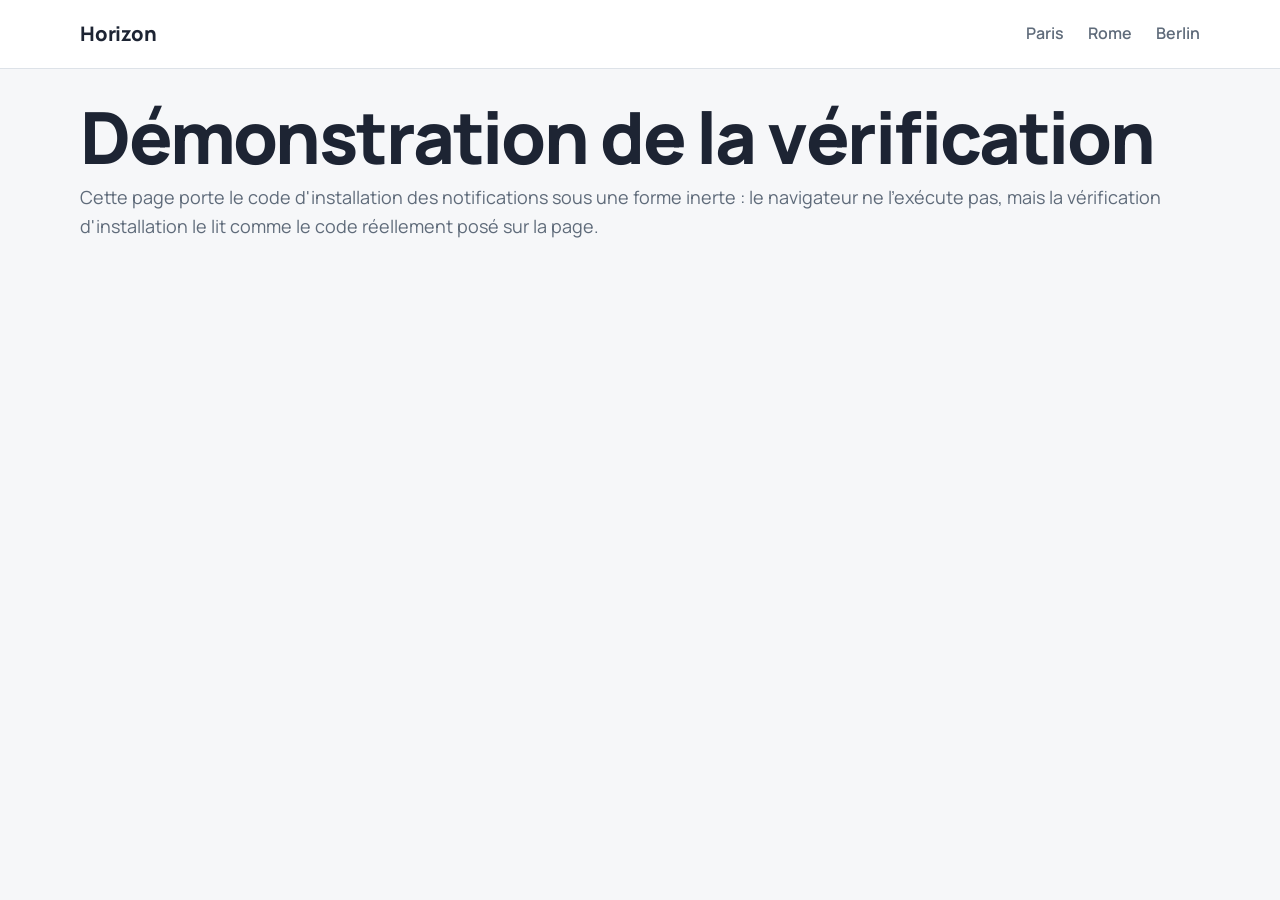
<file: demo/index.html>
<!DOCTYPE html>
<html lang="fr">
<head>
    <meta charset="utf-8">
    <title>Démonstration de la vérification - Horizon</title>
    <link rel="icon" href="/favicon.ico" sizes="48x48">
    <link rel="icon" href="/favicon.svg" type="image/svg+xml">
    <meta name="viewport" content="width=device-width, initial-scale=1">
    <meta name="robots" content="noindex">
    <link rel="preconnect" href="https://fonts.googleapis.com">
    <link rel="preconnect" href="https://fonts.gstatic.com" crossorigin>
    <link rel="stylesheet" href="https://fonts.googleapis.com/css2?family=Manrope:wght@400;600;700;800&display=swap">
    <link rel="stylesheet" href="/assets/site.css">

    <!-- Inert copy of the installation code (type text/plain): the browser runs nothing and
         subscribes no one, while the setup check still reads it as the installed tag. -->
    <script type="text/plain" src="https://nhntamepba.a.pinggy.link/sdk/webpush/v1/AIB.sdk.js" data-aib-token="88d9bcc22c42cdf447a88e2aa577399e854687950d2378d8c758be97c197f1d1" data-aib-subscriber-id="" data-sw-path="/demo/AIBSDKWorker.js" data-sw-scope="/demo/" charset="utf-8" defer></script>
</head>
<body>
<header class="site-header">
    <div class="wrap">
        <a class="brand" href="/">Horizon</a>
        <nav class="site-nav" aria-label="Nos centres">
            <ul>
                <li><a href="/paris/">Paris</a></li>
                <li><a href="/rome/">Rome</a></li>
                <li><a href="/berlin/">Berlin</a></li>
            </ul>
        </nav>
    </div>
</header>

<main>
    <div class="wrap city-title">
        <h1>Démonstration de la vérification</h1>
        <p>
            Cette page porte le code d'installation des notifications sous une forme inerte : le
            navigateur ne l'exécute pas, mais la vérification d'installation le lit comme le code
            réellement posé sur la page.
        </p>
    </div>
</main>
</body>
</html>
</file>
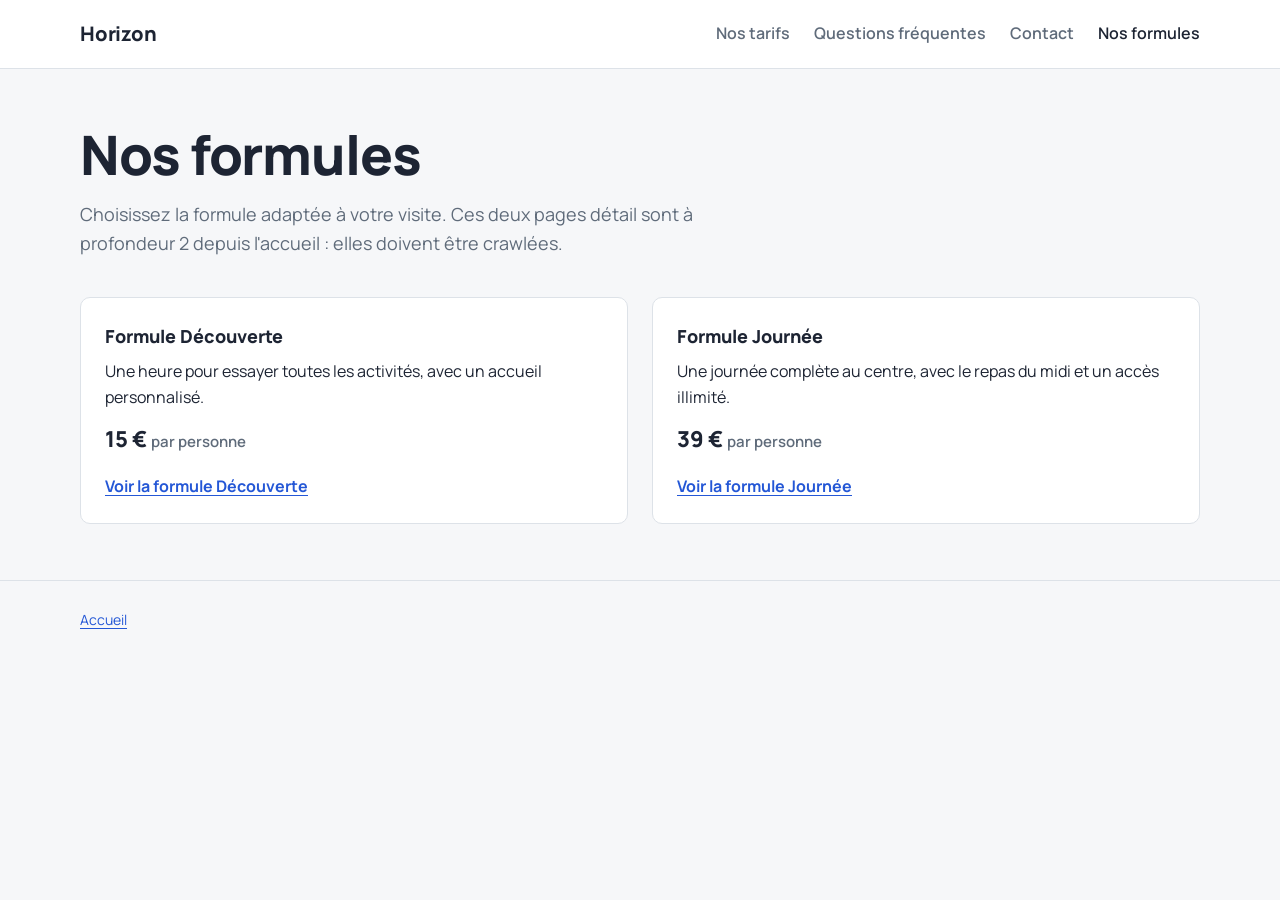
<file: produits/index.html>
<!DOCTYPE html>
<html lang="fr">
<head>
    <meta charset="utf-8">
    <title>Nos formules - Horizon</title>
    <link rel="icon" href="/favicon.ico" sizes="48x48">
    <link rel="icon" href="/favicon.svg" type="image/svg+xml">
    <link rel="apple-touch-icon" href="/apple-touch-icon.png">
    <meta name="description" content="Les formules des centres de loisirs Horizon : Découverte et Journée.">
    <meta name="viewport" content="width=device-width, initial-scale=1">
    <link rel="preconnect" href="https://fonts.googleapis.com">
    <link rel="preconnect" href="https://fonts.gstatic.com" crossorigin>
    <link rel="stylesheet" href="https://fonts.googleapis.com/css2?family=Manrope:wght@400;600;700;800&display=swap">
    <link rel="stylesheet" href="/assets/site.css">
    <script src="https://app.allinbox.com/sdk/chatbot/v1/AIB.sdk.js" data-aib-chatbot-key="cbk_gejkbjx2agtnqrdwcpopzkck" defer></script>
</head>
<body>
<header class="site-header">
    <div class="wrap">
        <a class="brand" href="/">Horizon</a>
        <nav class="site-nav" aria-label="Navigation principale">
            <ul>
                <li><a href="/tarifs.html">Nos tarifs</a></li>
                <li><a href="/faq.html">Questions fréquentes</a></li>
                <li><a href="/contact.html">Contact</a></li>
                <li><a href="/produits/" aria-current="page">Nos formules</a></li>
            </ul>
        </nav>
    </div>
</header>

<main>
    <div class="wrap intro">
        <h1>Nos formules</h1>
        <p>
            Choisissez la formule adaptée à votre visite. Ces deux pages détail sont à
            profondeur 2 depuis l'accueil : elles doivent être crawlées.
        </p>
    </div>

    <div class="wrap page-body">
        <div class="card-grid">
            <section class="card">
                <h2>Formule Découverte</h2>
                <p>Une heure pour essayer toutes les activités, avec un accueil personnalisé.</p>
                <p class="offer-price">15 € <small>par personne</small></p>
                <a class="card-link" href="/produits/produit-a.html">Voir la formule Découverte</a>
            </section>
            <section class="card">
                <h2>Formule Journée</h2>
                <p>Une journée complète au centre, avec le repas du midi et un accès illimité.</p>
                <p class="offer-price">39 € <small>par personne</small></p>
                <a class="card-link" href="/produits/produit-b.html">Voir la formule Journée</a>
            </section>
        </div>
    </div>
</main>

<footer class="site-footer">
    <div class="wrap">
        <div class="links">
            <a href="/">Accueil</a>
        </div>
    </div>
</footer>
</body>
</html>
</file>
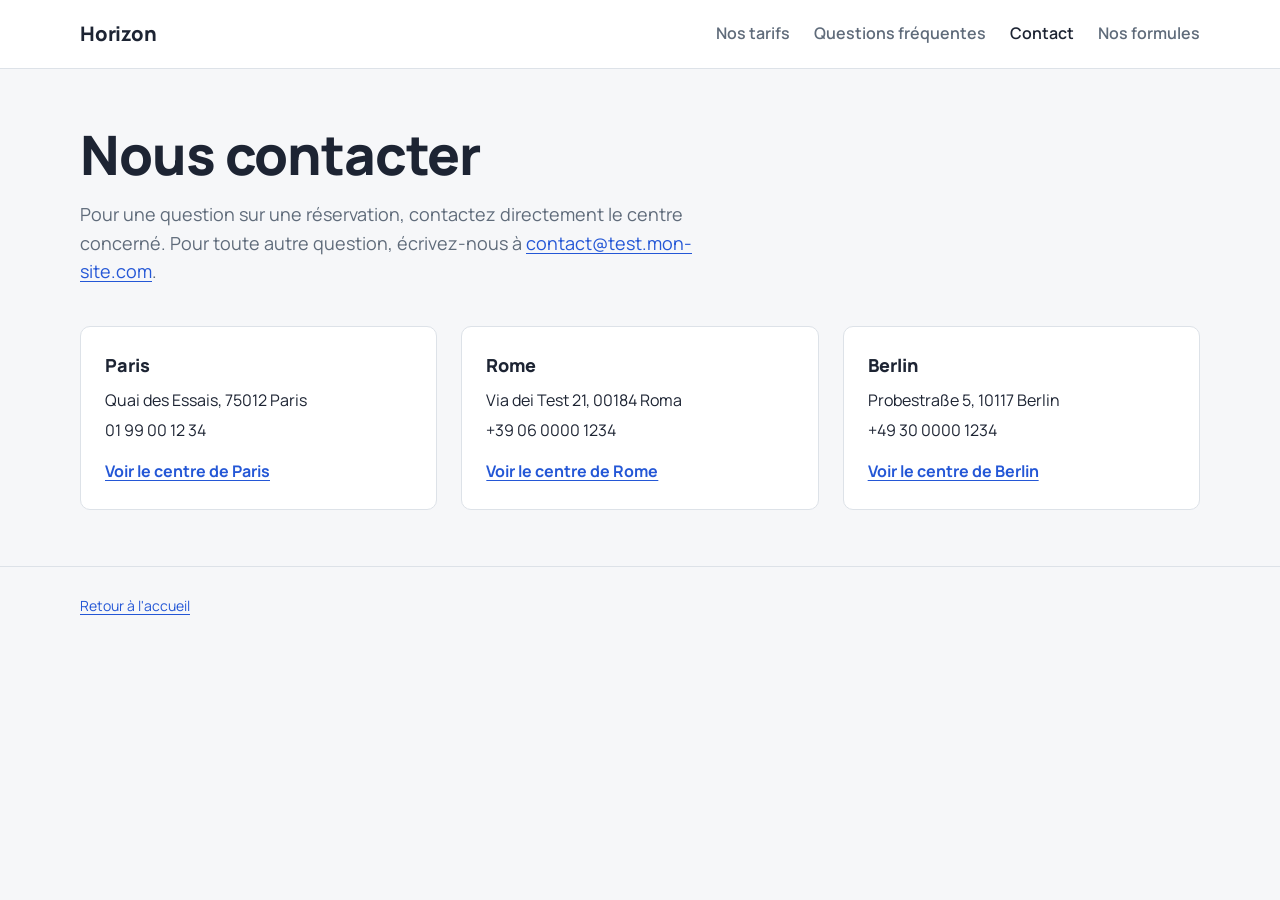
<file: contact.html>
<!DOCTYPE html>
<html lang="fr">
<head>
    <meta charset="utf-8">
    <title>Nous contacter - Horizon</title>
    <link rel="icon" href="/favicon.ico" sizes="48x48">
    <link rel="icon" href="/favicon.svg" type="image/svg+xml">
    <link rel="apple-touch-icon" href="/apple-touch-icon.png">
    <meta name="description" content="Les adresses et numéros des centres de loisirs Horizon à Paris, Rome et Berlin.">
    <meta name="viewport" content="width=device-width, initial-scale=1">
    <link rel="preconnect" href="https://fonts.googleapis.com">
    <link rel="preconnect" href="https://fonts.gstatic.com" crossorigin>
    <link rel="stylesheet" href="https://fonts.googleapis.com/css2?family=Manrope:wght@400;600;700;800&display=swap">
    <link rel="stylesheet" href="/assets/site.css">
    <script src="https://app.allinbox.com/sdk/chatbot/v1/AIB.sdk.js" data-aib-chatbot-key="cbk_gejkbjx2agtnqrdwcpopzkck" defer></script>
</head>
<body>
<header class="site-header">
    <div class="wrap">
        <a class="brand" href="/">Horizon</a>
        <nav class="site-nav" aria-label="Navigation principale">
            <ul>
                <li><a href="/tarifs.html">Nos tarifs</a></li>
                <li><a href="/faq.html">Questions fréquentes</a></li>
                <li><a href="/contact.html" aria-current="page">Contact</a></li>
                <li><a href="/produits/">Nos formules</a></li>
            </ul>
        </nav>
    </div>
</header>

<main>
    <div class="wrap intro">
        <h1>Nous contacter</h1>
        <p>
            Pour une question sur une réservation, contactez directement le centre concerné.
            Pour toute autre question, écrivez-nous à
            <a href="mailto:contact@test.mon-site.com">contact@test.mon-site.com</a>.
        </p>
    </div>

    <div class="wrap page-body">
        <div class="card-grid">
            <section class="card">
                <h2>Paris</h2>
                <p>Quai des Essais, 75012 Paris</p>
                <p>01 99 00 12 34</p>
                <a class="card-link" href="/paris/">Voir le centre de Paris</a>
            </section>
            <section class="card">
                <h2>Rome</h2>
                <p>Via dei Test 21, 00184 Roma</p>
                <p>+39 06 0000 1234</p>
                <a class="card-link" href="/rome/">Voir le centre de Rome</a>
            </section>
            <section class="card">
                <h2>Berlin</h2>
                <p>Probestraße 5, 10117 Berlin</p>
                <p>+49 30 0000 1234</p>
                <a class="card-link" href="/berlin/">Voir le centre de Berlin</a>
            </section>
        </div>
    </div>
</main>

<footer class="site-footer">
    <div class="wrap">
        <div class="links">
            <a href="/">Retour à l'accueil</a>
        </div>
    </div>
</footer>
</body>
</html>
</file>
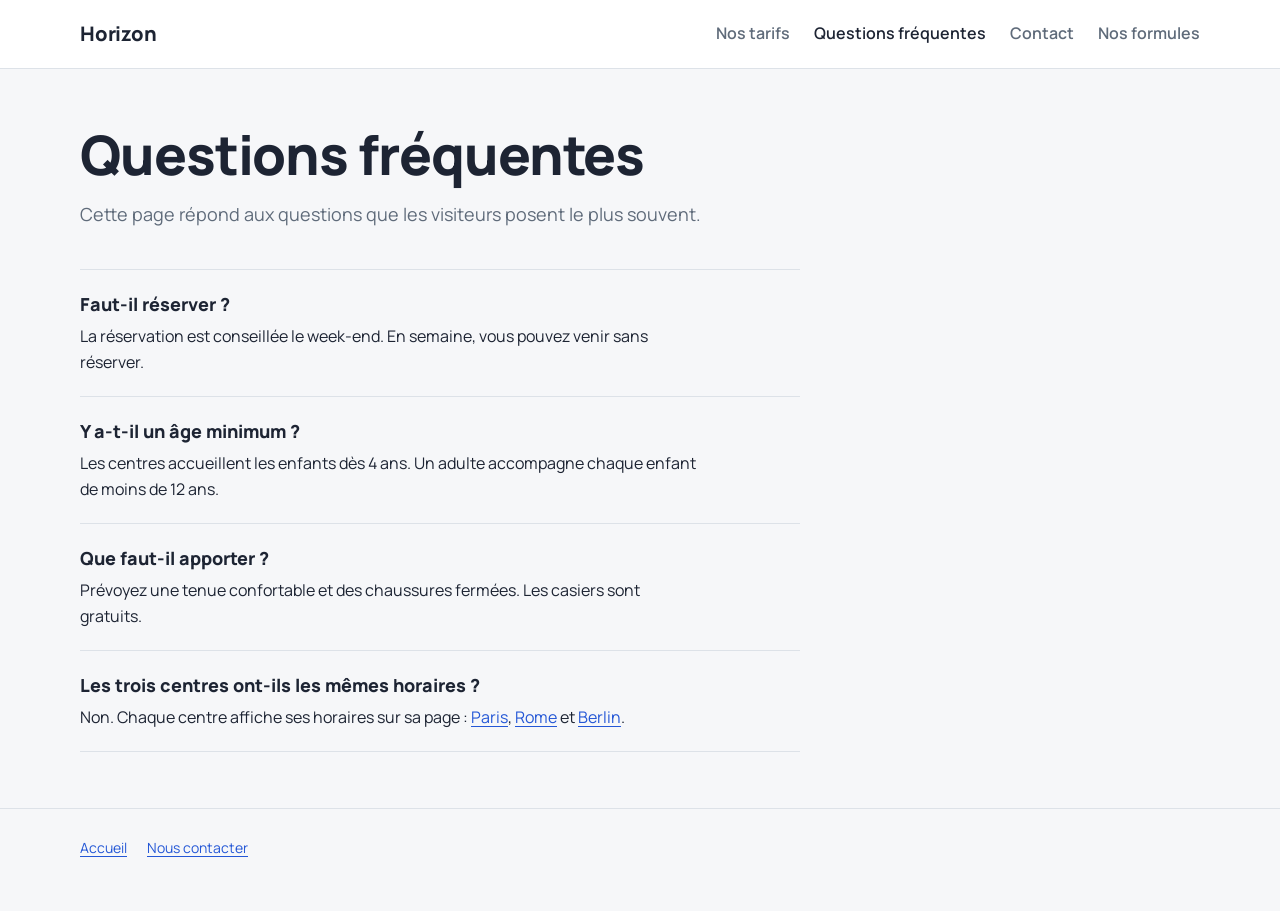
<file: faq.html>
<!DOCTYPE html>
<html lang="fr">
<head>
    <meta charset="utf-8">
    <title>Questions fréquentes - Horizon</title>
    <link rel="icon" href="/favicon.ico" sizes="48x48">
    <link rel="icon" href="/favicon.svg" type="image/svg+xml">
    <link rel="apple-touch-icon" href="/apple-touch-icon.png">
    <meta name="description" content="Les réponses aux questions fréquentes sur les centres de loisirs Horizon.">
    <meta name="viewport" content="width=device-width, initial-scale=1">
    <link rel="preconnect" href="https://fonts.googleapis.com">
    <link rel="preconnect" href="https://fonts.gstatic.com" crossorigin>
    <link rel="stylesheet" href="https://fonts.googleapis.com/css2?family=Manrope:wght@400;600;700;800&display=swap">
    <link rel="stylesheet" href="/assets/site.css">
    <script src="https://app.allinbox.com/sdk/chatbot/v1/AIB.sdk.js" data-aib-chatbot-key="cbk_gejkbjx2agtnqrdwcpopzkck" defer></script>
</head>
<body>
<header class="site-header">
    <div class="wrap">
        <a class="brand" href="/">Horizon</a>
        <nav class="site-nav" aria-label="Navigation principale">
            <ul>
                <li><a href="/tarifs.html">Nos tarifs</a></li>
                <li><a href="/faq.html" aria-current="page">Questions fréquentes</a></li>
                <li><a href="/contact.html">Contact</a></li>
                <li><a href="/produits/">Nos formules</a></li>
            </ul>
        </nav>
    </div>
</header>

<main>
    <div class="wrap intro">
        <h1>Questions fréquentes</h1>
        <p>Cette page répond aux questions que les visiteurs posent le plus souvent.</p>
    </div>

    <div class="wrap page-body">
        <div class="faq">
            <section>
                <h2>Faut-il réserver ?</h2>
                <p>
                    La réservation est conseillée le week-end. En semaine, vous pouvez venir
                    sans réserver.
                </p>
            </section>
            <section>
                <h2>Y a-t-il un âge minimum ?</h2>
                <p>
                    Les centres accueillent les enfants dès 4 ans. Un adulte accompagne chaque
                    enfant de moins de 12 ans.
                </p>
            </section>
            <section>
                <h2>Que faut-il apporter ?</h2>
                <p>
                    Prévoyez une tenue confortable et des chaussures fermées. Les casiers sont
                    gratuits.
                </p>
            </section>
            <section>
                <h2>Les trois centres ont-ils les mêmes horaires ?</h2>
                <p>
                    Non. Chaque centre affiche ses horaires sur sa page :
                    <a href="/paris/">Paris</a>, <a href="/rome/">Rome</a> et
                    <a href="/berlin/">Berlin</a>.
                </p>
            </section>
        </div>
    </div>
</main>

<footer class="site-footer">
    <div class="wrap">
        <div class="links">
            <a href="/">Accueil</a>
            <a href="/contact.html">Nous contacter</a>
        </div>
    </div>
</footer>
</body>
</html>
</file>
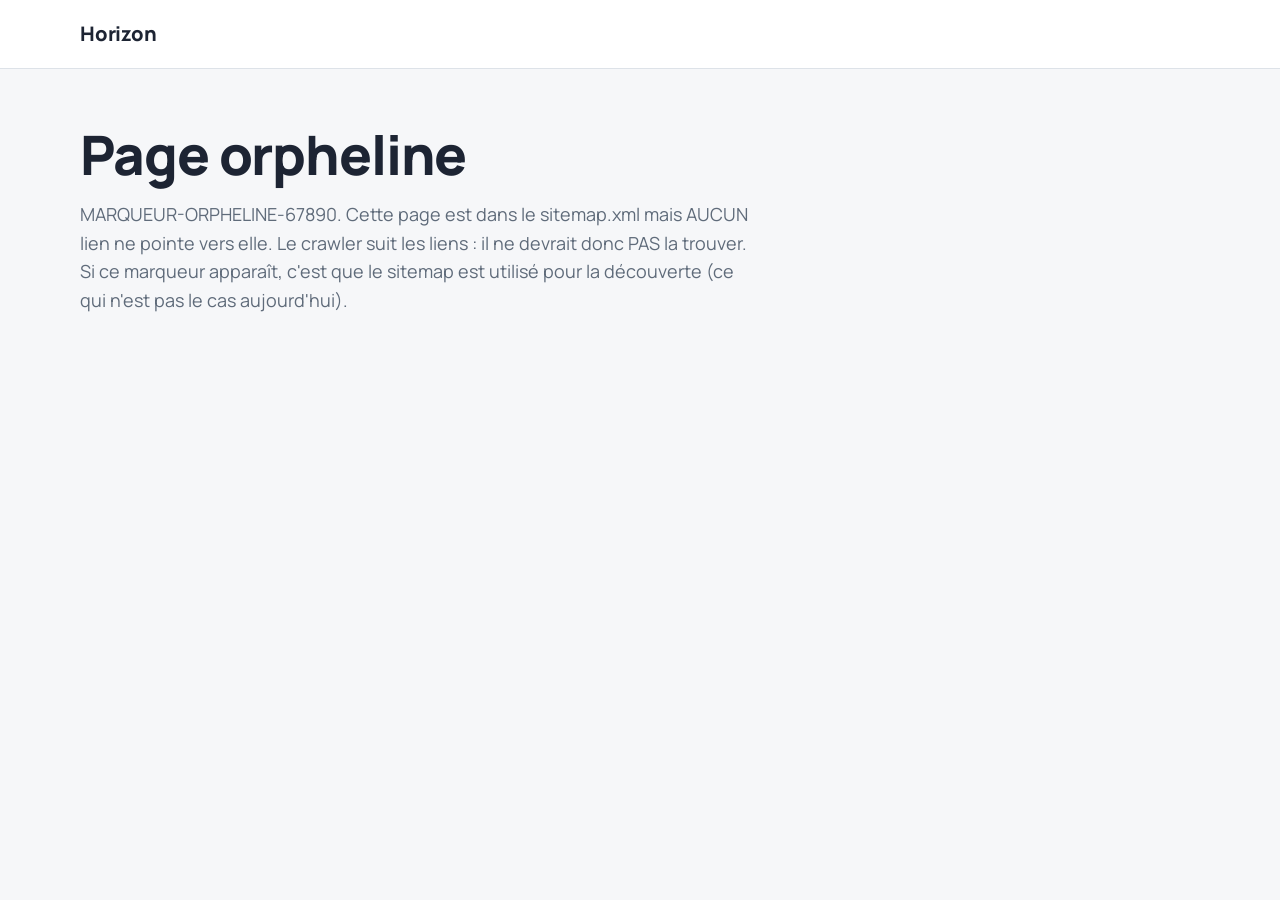
<file: orpheline.html>
<!DOCTYPE html>
<html lang="fr">
<head>
    <meta charset="utf-8">
    <title>Page orpheline - Horizon</title>
    <link rel="icon" href="/favicon.ico" sizes="48x48">
    <link rel="icon" href="/favicon.svg" type="image/svg+xml">
    <link rel="apple-touch-icon" href="/apple-touch-icon.png">
    <meta name="viewport" content="width=device-width, initial-scale=1">
    <link rel="preconnect" href="https://fonts.googleapis.com">
    <link rel="preconnect" href="https://fonts.gstatic.com" crossorigin>
    <link rel="stylesheet" href="https://fonts.googleapis.com/css2?family=Manrope:wght@400;600;700;800&display=swap">
    <link rel="stylesheet" href="/assets/site.css">
</head>
<body>
<!-- Crawler test: this page is listed in sitemap.xml, but no page may link to it. -->
<header class="site-header">
    <div class="wrap">
        <a class="brand" href="/">Horizon</a>
    </div>
</header>

<main>
    <div class="wrap intro">
        <h1>Page orpheline</h1>
        <p>
            MARQUEUR-ORPHELINE-67890. Cette page est dans le sitemap.xml mais AUCUN lien
            ne pointe vers elle. Le crawler suit les liens : il ne devrait donc PAS la
            trouver. Si ce marqueur apparaît, c'est que le sitemap est utilisé pour la
            découverte (ce qui n'est pas le cas aujourd'hui).
        </p>
    </div>
</main>
</body>
</html>
</file>
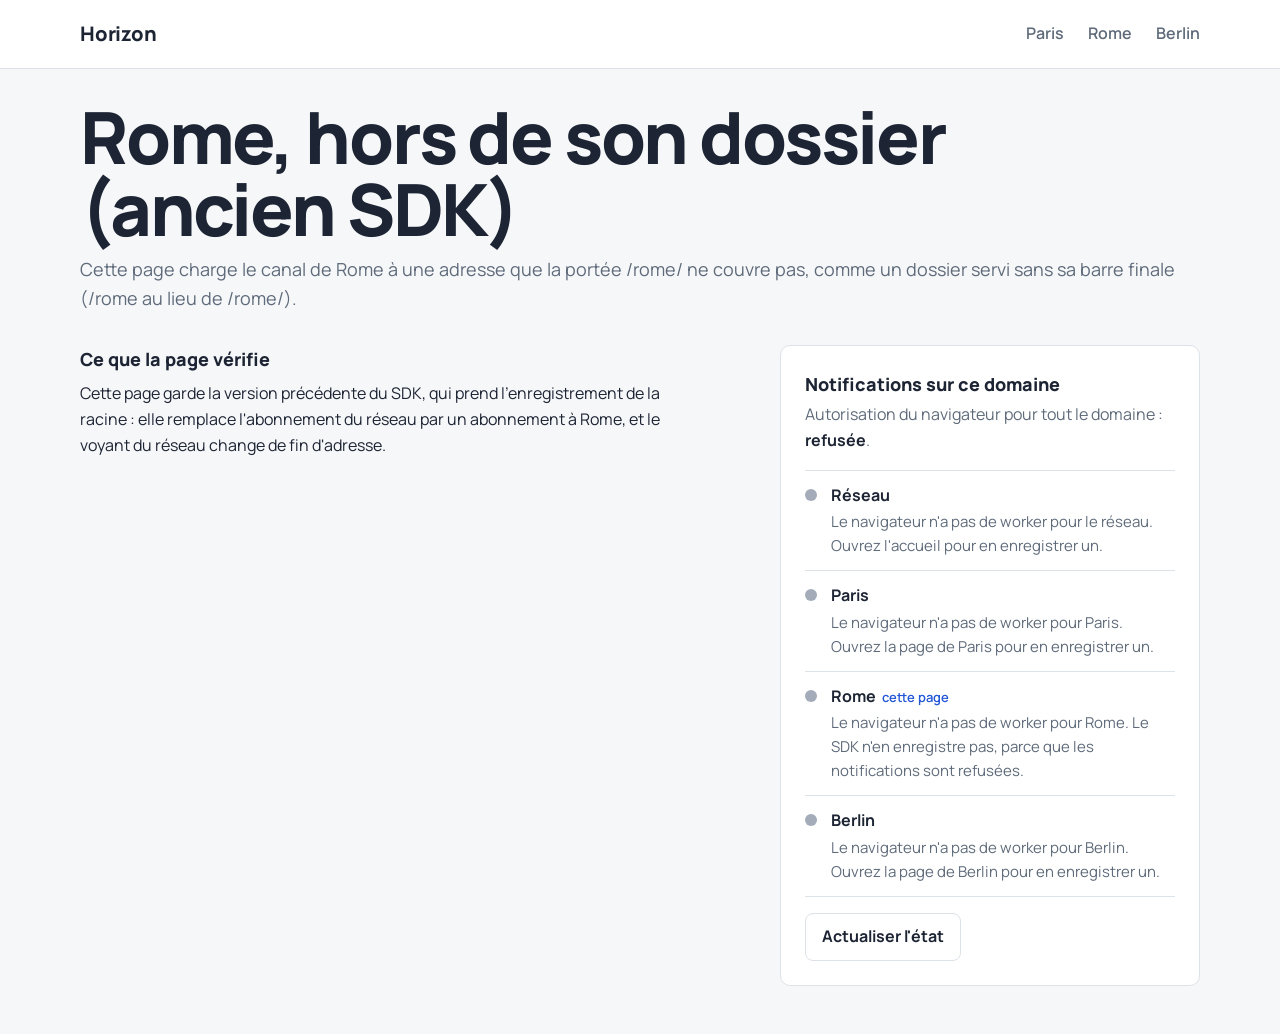
<file: rome-hors-portee-ancien-sdk.html>
<!DOCTYPE html>
<html lang="fr">
<head>
    <meta charset="utf-8">
    <title>Rome hors de son dossier, ancien SDK - Horizon</title>
    <link rel="icon" href="/favicon.ico" sizes="48x48">
    <link rel="icon" href="/favicon.svg" type="image/svg+xml">
    <meta name="viewport" content="width=device-width, initial-scale=1">
    <meta name="robots" content="noindex">
    <link rel="preconnect" href="https://fonts.googleapis.com">
    <link rel="preconnect" href="https://fonts.gstatic.com" crossorigin>
    <link rel="stylesheet" href="https://fonts.googleapis.com/css2?family=Manrope:wght@400;600;700;800&display=swap">
    <link rel="stylesheet" href="/assets/site.css">

    <!-- Must run before the SDK: sends its web push calls to the test instance. -->
    <script src="/assets/aib-local.js"></script>
    <!-- Same page with the previous SDK, which reads navigator.serviceWorker.ready: outside
         /rome/, that is the root registration, whose subscription it takes over. -->
    <script src="/assets/sdk/AIB.sdk.before-own-registration.js"
            data-aib-token="9e6da38103c1e7c29a14f1905aa64fa96268fb5d02c45c4d4ff18c6f72004de8"
            data-sw-path="/AIBSDKWorker.js"
            data-sw-scope="/rome/"
            charset="utf-8"
            defer></script>
    <script src="/assets/push-panel.js" defer></script>
</head>
<body>
<header class="site-header">
    <div class="wrap">
        <a class="brand" href="/">Horizon</a>
        <nav class="site-nav" aria-label="Nos centres">
            <ul>
                <li><a href="/paris/">Paris</a></li>
                <li><a href="/rome/">Rome</a></li>
                <li><a href="/berlin/">Berlin</a></li>
            </ul>
        </nav>
    </div>
</header>

<main>
    <div class="wrap city-title">
        <h1>Rome, hors de son dossier (ancien SDK)</h1>
        <p>
            Cette page charge le canal de Rome à une adresse que la portée /rome/ ne couvre pas,
            comme un dossier servi sans sa barre finale (/rome au lieu de /rome/).
        </p>
    </div>

    <div class="wrap city-body">
        <div>
            <section aria-labelledby="about-title">
                <h2 id="about-title">Ce que la page vérifie</h2>
                <p>
                    Cette page garde la version précédente du SDK, qui prend l'enregistrement de la
                    racine : elle remplace l'abonnement du réseau par un abonnement à Rome, et le voyant
                    du réseau change de fin d'adresse.
                </p>
            </section>
        </div>

        <aside class="push-panel" data-push-panel data-current-scope="/rome/" aria-labelledby="push-title">
            <h2 id="push-title">Notifications sur ce domaine</h2>
            <p class="permission" data-push-permission>Le panneau lit l'état du navigateur.</p>
            <ul class="stands" data-push-stands></ul>
            <button type="button" class="button" data-push-refresh>Actualiser l'état</button>
        </aside>
    </div>
</main>
</body>
</html>
</file>
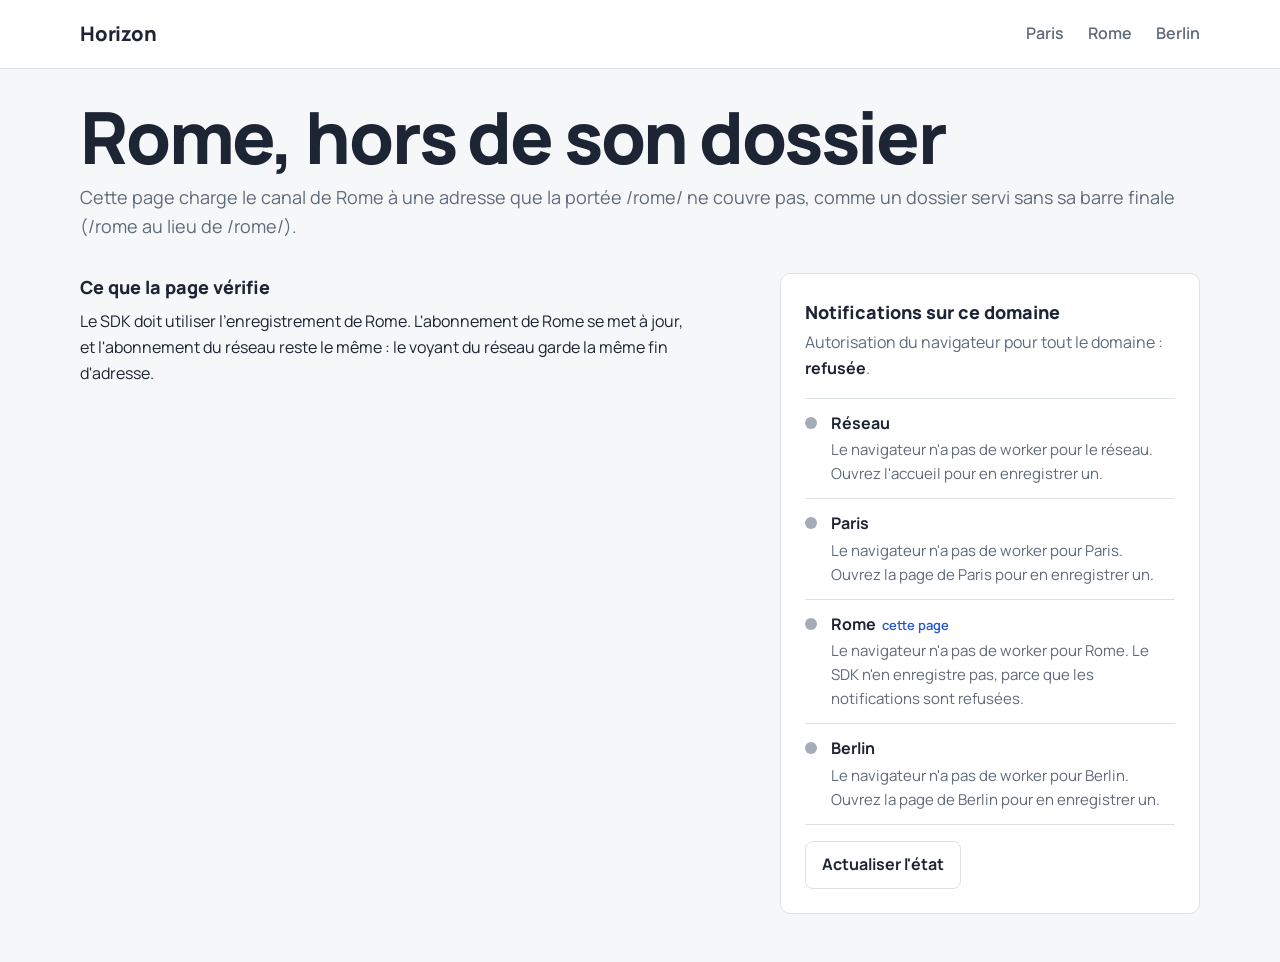
<file: rome-hors-portee.html>
<!DOCTYPE html>
<html lang="fr">
<head>
    <meta charset="utf-8">
    <title>Rome hors de son dossier - Horizon</title>
    <link rel="icon" href="/favicon.ico" sizes="48x48">
    <link rel="icon" href="/favicon.svg" type="image/svg+xml">
    <meta name="viewport" content="width=device-width, initial-scale=1">
    <meta name="robots" content="noindex">
    <link rel="preconnect" href="https://fonts.googleapis.com">
    <link rel="preconnect" href="https://fonts.gstatic.com" crossorigin>
    <link rel="stylesheet" href="https://fonts.googleapis.com/css2?family=Manrope:wght@400;600;700;800&display=swap">
    <link rel="stylesheet" href="/assets/site.css">

    <!-- Must run before the SDK: sends its web push calls to the test instance. -->
    <script src="/assets/aib-local.js"></script>
    <!-- The Rome channel on a page outside /rome/, like a folder served without its trailing
         slash. The SDK must work on the Rome registration, not on the root one. -->
    <script src="/assets/sdk/AIB.sdk.js"
            data-aib-token="9e6da38103c1e7c29a14f1905aa64fa96268fb5d02c45c4d4ff18c6f72004de8"
            data-sw-path="/AIBSDKWorker.js"
            data-sw-scope="/rome/"
            charset="utf-8"
            defer></script>
    <script src="/assets/push-panel.js" defer></script>
</head>
<body>
<header class="site-header">
    <div class="wrap">
        <a class="brand" href="/">Horizon</a>
        <nav class="site-nav" aria-label="Nos centres">
            <ul>
                <li><a href="/paris/">Paris</a></li>
                <li><a href="/rome/">Rome</a></li>
                <li><a href="/berlin/">Berlin</a></li>
            </ul>
        </nav>
    </div>
</header>

<main>
    <div class="wrap city-title">
        <h1>Rome, hors de son dossier</h1>
        <p>
            Cette page charge le canal de Rome à une adresse que la portée /rome/ ne couvre pas,
            comme un dossier servi sans sa barre finale (/rome au lieu de /rome/).
        </p>
    </div>

    <div class="wrap city-body">
        <div>
            <section aria-labelledby="about-title">
                <h2 id="about-title">Ce que la page vérifie</h2>
                <p>
                    Le SDK doit utiliser l'enregistrement de Rome. L'abonnement de Rome se met à jour,
                    et l'abonnement du réseau reste le même : le voyant du réseau garde la même fin
                    d'adresse.
                </p>
            </section>
        </div>

        <aside class="push-panel" data-push-panel data-current-scope="/rome/" aria-labelledby="push-title">
            <h2 id="push-title">Notifications sur ce domaine</h2>
            <p class="permission" data-push-permission>Le panneau lit l'état du navigateur.</p>
            <ul class="stands" data-push-stands></ul>
            <button type="button" class="button" data-push-refresh>Actualiser l'état</button>
        </aside>
    </div>
</main>
</body>
</html>
</file>
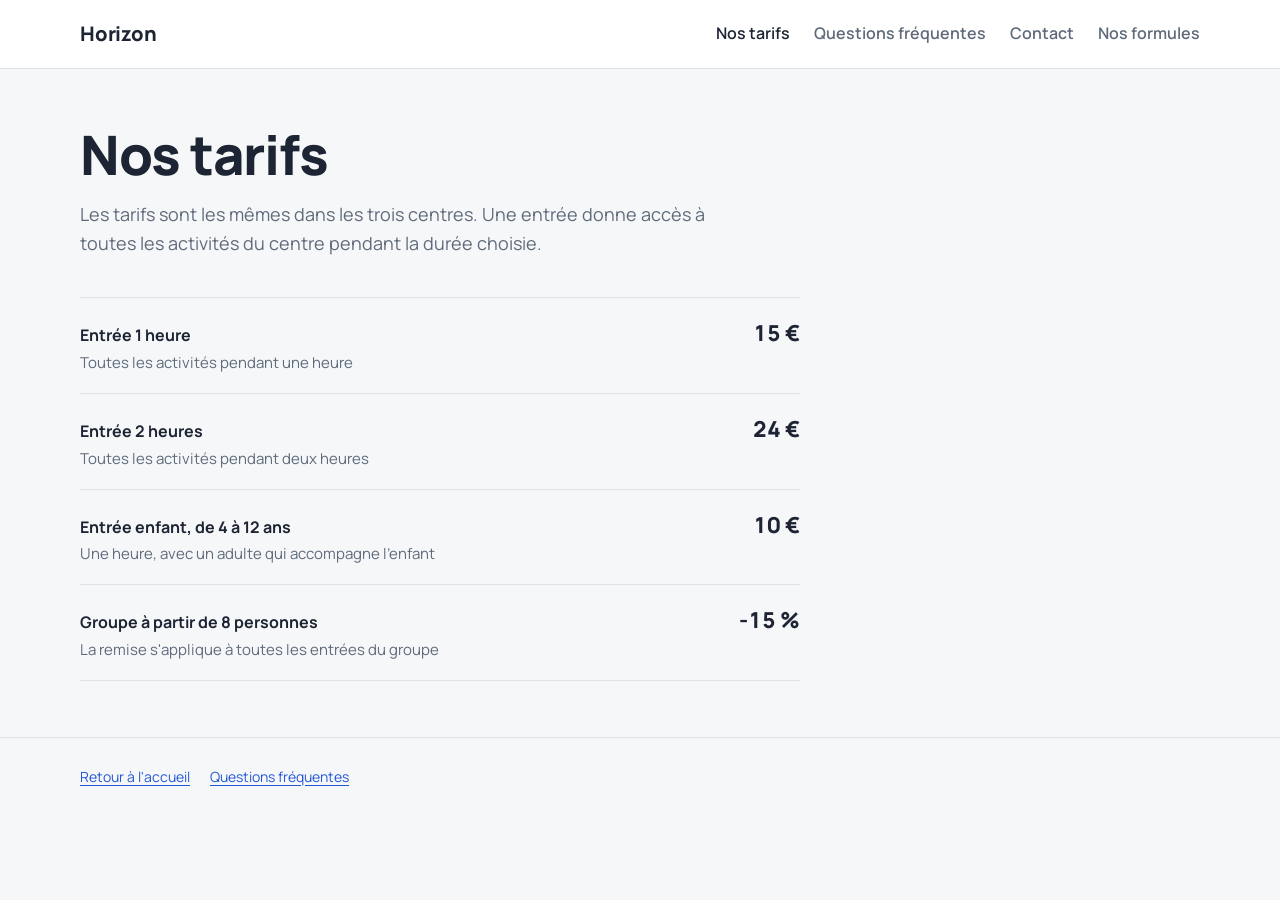
<file: tarifs.html>
<!DOCTYPE html>
<html lang="fr">
<head>
    <meta charset="utf-8">
    <title>Nos tarifs - Horizon</title>
    <link rel="icon" href="/favicon.ico" sizes="48x48">
    <link rel="icon" href="/favicon.svg" type="image/svg+xml">
    <link rel="apple-touch-icon" href="/apple-touch-icon.png">
    <meta name="description" content="Les tarifs des centres de loisirs Horizon à Paris, Rome et Berlin.">
    <meta name="viewport" content="width=device-width, initial-scale=1">
    <link rel="preconnect" href="https://fonts.googleapis.com">
    <link rel="preconnect" href="https://fonts.gstatic.com" crossorigin>
    <link rel="stylesheet" href="https://fonts.googleapis.com/css2?family=Manrope:wght@400;600;700;800&display=swap">
    <link rel="stylesheet" href="/assets/site.css">
    <script src="https://app.allinbox.com/sdk/chatbot/v1/AIB.sdk.js" data-aib-chatbot-key="cbk_gejkbjx2agtnqrdwcpopzkck" defer></script>
</head>
<body>
<header class="site-header">
    <div class="wrap">
        <a class="brand" href="/">Horizon</a>
        <nav class="site-nav" aria-label="Navigation principale">
            <ul>
                <li><a href="/tarifs.html" aria-current="page">Nos tarifs</a></li>
                <li><a href="/faq.html">Questions fréquentes</a></li>
                <li><a href="/contact.html">Contact</a></li>
                <li><a href="/produits/">Nos formules</a></li>
            </ul>
        </nav>
    </div>
</header>

<main>
    <div class="wrap intro">
        <h1>Nos tarifs</h1>
        <p>
            Les tarifs sont les mêmes dans les trois centres. Une entrée donne accès à toutes
            les activités du centre pendant la durée choisie.
        </p>
    </div>

    <div class="wrap page-body">
        <ul class="price-list">
            <li>
                <span class="price-name">Entrée 1 heure</span>
                <span class="price-detail">Toutes les activités pendant une heure</span>
                <span class="price">15 €</span>
            </li>
            <li>
                <span class="price-name">Entrée 2 heures</span>
                <span class="price-detail">Toutes les activités pendant deux heures</span>
                <span class="price">24 €</span>
            </li>
            <li>
                <span class="price-name">Entrée enfant, de 4 à 12 ans</span>
                <span class="price-detail">Une heure, avec un adulte qui accompagne l'enfant</span>
                <span class="price">10 €</span>
            </li>
            <li>
                <span class="price-name">Groupe à partir de 8 personnes</span>
                <span class="price-detail">La remise s'applique à toutes les entrées du groupe</span>
                <span class="price">-15 %</span>
            </li>
        </ul>
    </div>
</main>

<footer class="site-footer">
    <div class="wrap">
        <div class="links">
            <a href="/">Retour à l'accueil</a>
            <a href="/faq.html">Questions fréquentes</a>
        </div>
    </div>
</footer>
</body>
</html>
</file>
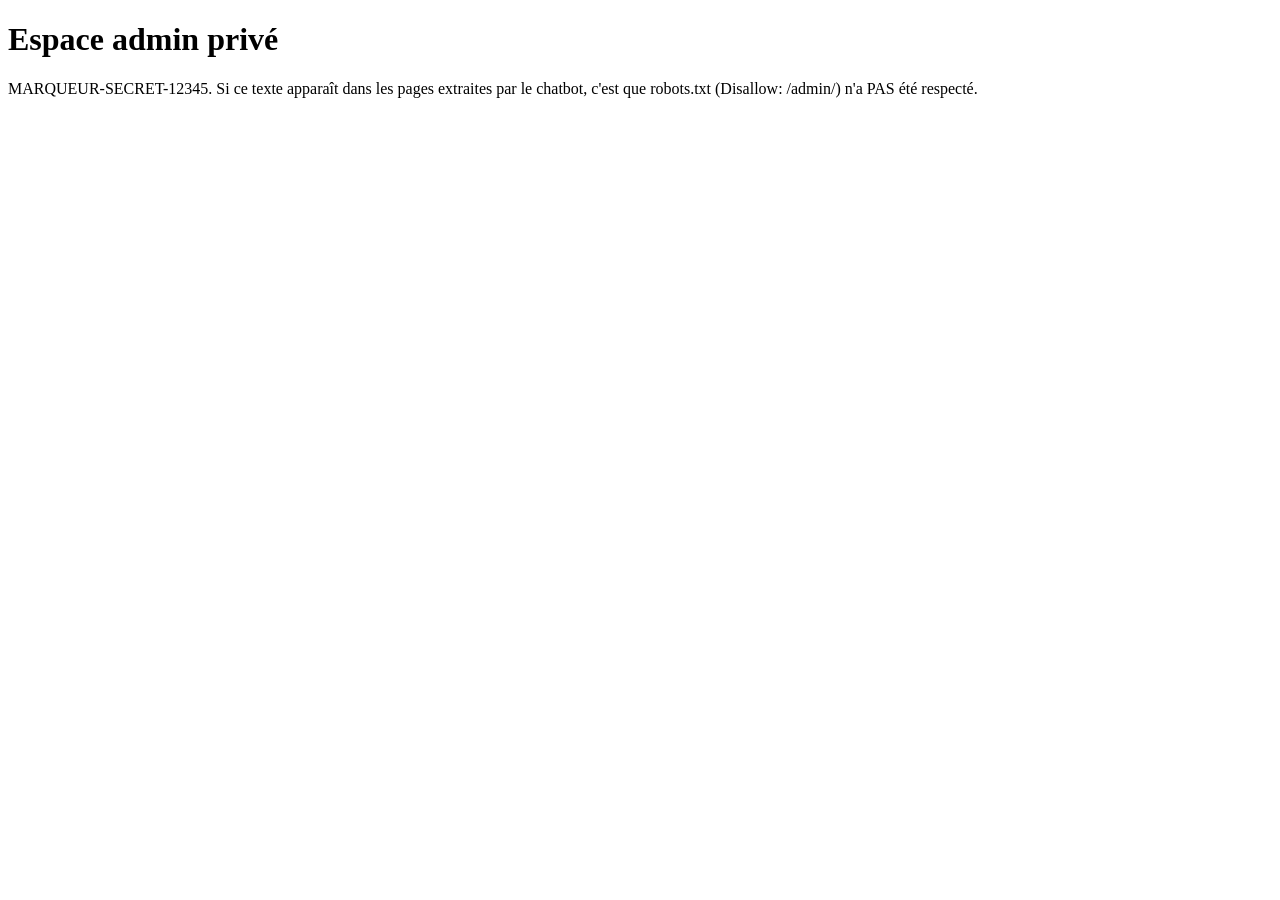
<file: admin/secret.html>
<!DOCTYPE html>
<html lang="fr">
<head>
  <meta charset="utf-8">
  <title>Admin — NE DOIT PAS ÊTRE INDEXÉ</title>
</head>
<body>
  <h1>Espace admin privé</h1>
  <p>MARQUEUR-SECRET-12345. Si ce texte apparaît dans les pages extraites par le
     chatbot, c'est que robots.txt (Disallow: /admin/) n'a PAS été respecté.</p>
</body>
</html>
</file>
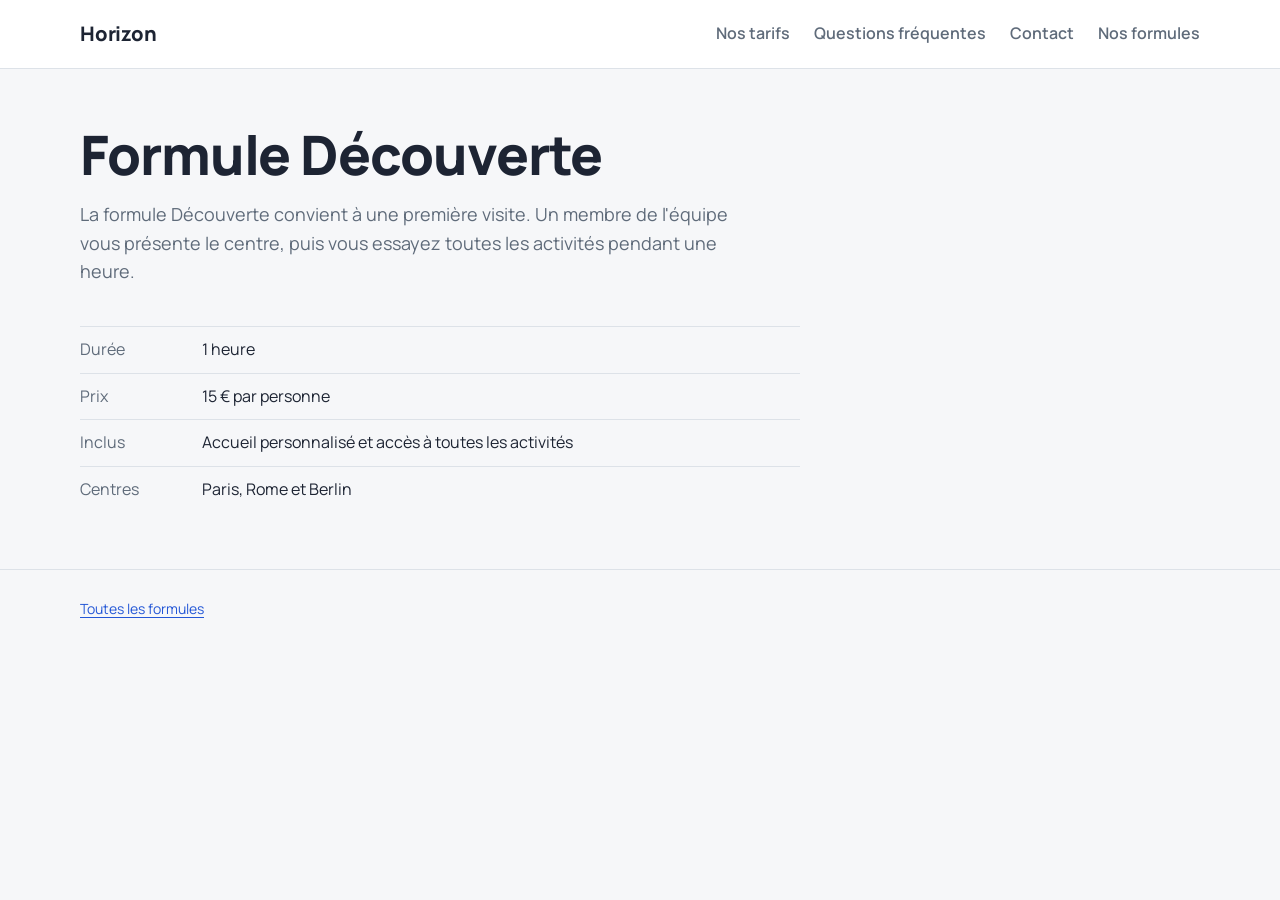
<file: produits/produit-a.html>
<!DOCTYPE html>
<html lang="fr">
<head>
    <meta charset="utf-8">
    <title>Formule Découverte - Horizon</title>
    <link rel="icon" href="/favicon.ico" sizes="48x48">
    <link rel="icon" href="/favicon.svg" type="image/svg+xml">
    <link rel="apple-touch-icon" href="/apple-touch-icon.png">
    <meta name="description" content="La formule Découverte des centres Horizon : une heure pour essayer toutes les activités.">
    <meta name="viewport" content="width=device-width, initial-scale=1">
    <link rel="preconnect" href="https://fonts.googleapis.com">
    <link rel="preconnect" href="https://fonts.gstatic.com" crossorigin>
    <link rel="stylesheet" href="https://fonts.googleapis.com/css2?family=Manrope:wght@400;600;700;800&display=swap">
    <link rel="stylesheet" href="/assets/site.css">
    <script src="https://app.allinbox.com/sdk/chatbot/v1/AIB.sdk.js" data-aib-chatbot-key="cbk_gejkbjx2agtnqrdwcpopzkck" defer></script>
</head>
<body>
<header class="site-header">
    <div class="wrap">
        <a class="brand" href="/">Horizon</a>
        <nav class="site-nav" aria-label="Navigation principale">
            <ul>
                <li><a href="/tarifs.html">Nos tarifs</a></li>
                <li><a href="/faq.html">Questions fréquentes</a></li>
                <li><a href="/contact.html">Contact</a></li>
                <li><a href="/produits/">Nos formules</a></li>
            </ul>
        </nav>
    </div>
</header>

<main>
    <div class="wrap intro">
        <h1>Formule Découverte</h1>
        <p>
            La formule Découverte convient à une première visite. Un membre de l'équipe vous
            présente le centre, puis vous essayez toutes les activités pendant une heure.
        </p>
    </div>

    <div class="wrap page-body">
        <dl class="facts">
            <div><dt>Durée</dt><dd>1 heure</dd></div>
            <div><dt>Prix</dt><dd>15 € par personne</dd></div>
            <div><dt>Inclus</dt><dd>Accueil personnalisé et accès à toutes les activités</dd></div>
            <div><dt>Centres</dt><dd>Paris, Rome et Berlin</dd></div>
        </dl>
    </div>
</main>

<footer class="site-footer">
    <div class="wrap">
        <div class="links">
            <a href="/produits/">Toutes les formules</a>
        </div>
    </div>
</footer>
</body>
</html>
</file>
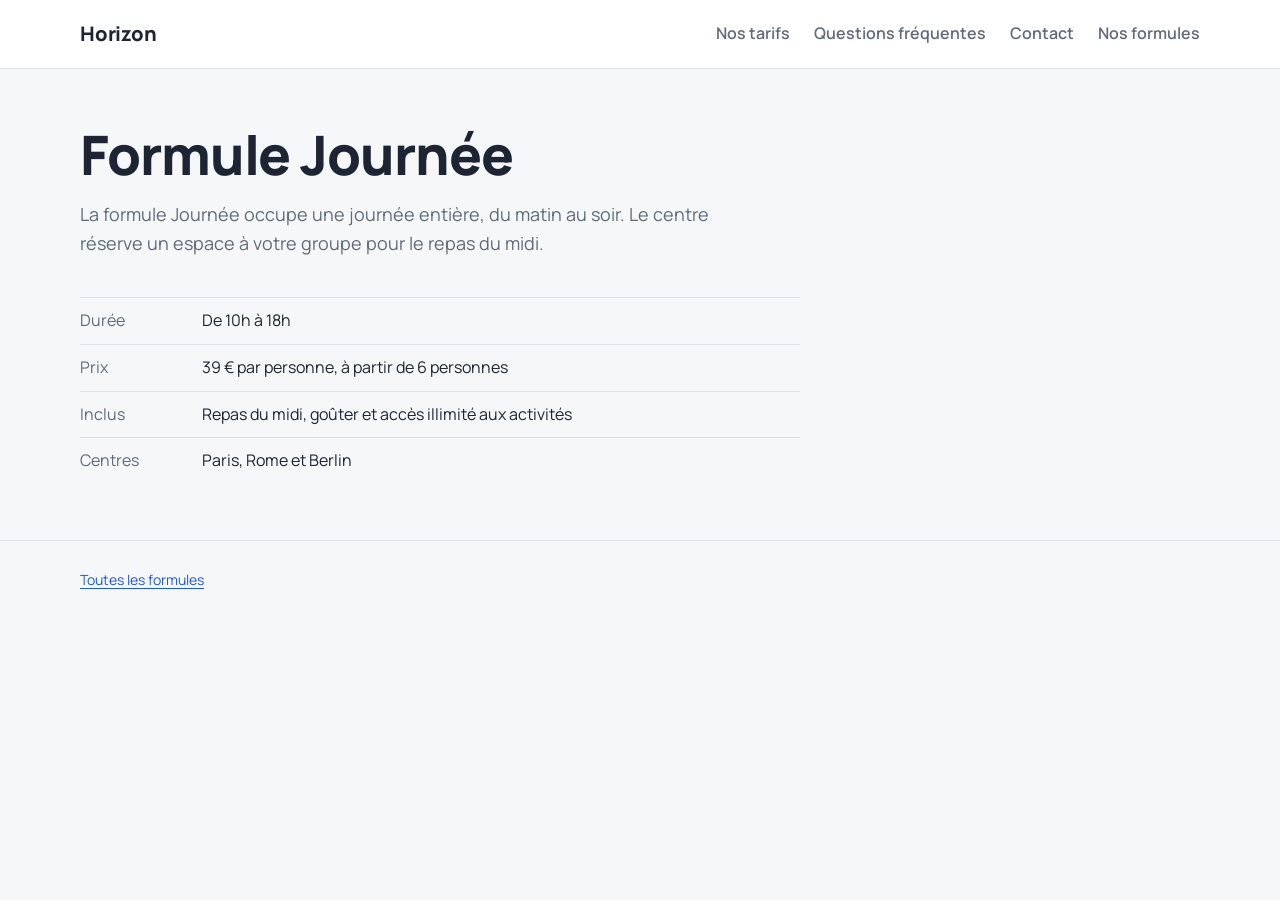
<file: produits/produit-b.html>
<!DOCTYPE html>
<html lang="fr">
<head>
    <meta charset="utf-8">
    <title>Formule Journée - Horizon</title>
    <link rel="icon" href="/favicon.ico" sizes="48x48">
    <link rel="icon" href="/favicon.svg" type="image/svg+xml">
    <link rel="apple-touch-icon" href="/apple-touch-icon.png">
    <meta name="description" content="La formule Journée des centres Horizon : une journée complète avec repas et accès illimité.">
    <meta name="viewport" content="width=device-width, initial-scale=1">
    <link rel="preconnect" href="https://fonts.googleapis.com">
    <link rel="preconnect" href="https://fonts.gstatic.com" crossorigin>
    <link rel="stylesheet" href="https://fonts.googleapis.com/css2?family=Manrope:wght@400;600;700;800&display=swap">
    <link rel="stylesheet" href="/assets/site.css">
    <script src="https://app.allinbox.com/sdk/chatbot/v1/AIB.sdk.js" data-aib-chatbot-key="cbk_gejkbjx2agtnqrdwcpopzkck" defer></script>
</head>
<body>
<header class="site-header">
    <div class="wrap">
        <a class="brand" href="/">Horizon</a>
        <nav class="site-nav" aria-label="Navigation principale">
            <ul>
                <li><a href="/tarifs.html">Nos tarifs</a></li>
                <li><a href="/faq.html">Questions fréquentes</a></li>
                <li><a href="/contact.html">Contact</a></li>
                <li><a href="/produits/">Nos formules</a></li>
            </ul>
        </nav>
    </div>
</header>

<main>
    <div class="wrap intro">
        <h1>Formule Journée</h1>
        <p>
            La formule Journée occupe une journée entière, du matin au soir. Le centre réserve
            un espace à votre groupe pour le repas du midi.
        </p>
    </div>

    <div class="wrap page-body">
        <dl class="facts">
            <div><dt>Durée</dt><dd>De 10h à 18h</dd></div>
            <div><dt>Prix</dt><dd>39 € par personne, à partir de 6 personnes</dd></div>
            <div><dt>Inclus</dt><dd>Repas du midi, goûter et accès illimité aux activités</dd></div>
            <div><dt>Centres</dt><dd>Paris, Rome et Berlin</dd></div>
        </dl>
    </div>
</main>

<footer class="site-footer">
    <div class="wrap">
        <div class="links">
            <a href="/produits/">Toutes les formules</a>
        </div>
    </div>
</footer>
</body>
</html>
</file>
<file: assets/site.css>
:root {
    --paper: #F6F7F9;
    --surface: #FFFFFF;
    --ink: #1D2433;
    --muted: #5F6B7A;
    --line: #DDE2E8;
    --accent: #2457D6;
    --on: #1F9D55;
    --waiting: #D99A00;
    --off: #A3ACB8;
    --radius: 10px;
}

*,
*::before,
*::after {
    box-sizing: border-box;
}

html {
    -webkit-text-size-adjust: 100%;
}

body {
    margin: 0;
    background: var(--paper);
    color: var(--ink);
    font-family: "Manrope", system-ui, sans-serif;
    font-size: 1rem;
    line-height: 1.6;
}

/* height: auto lets the CSS aspect ratio win over the height attribute. */
img {
    display: block;
    max-width: 100%;
    height: auto;
}

a {
    color: var(--accent);
    text-underline-offset: 3px;
}

a:focus-visible,
button:focus-visible {
    outline: 3px solid var(--accent);
    outline-offset: 3px;
    border-radius: 4px;
}

.wrap {
    width: min(1120px, 100% - 32px);
    margin-inline: auto;
}

/* Header */

.site-header {
    background: var(--surface);
    border-bottom: 1px solid var(--line);
}

.site-header .wrap {
    display: flex;
    flex-wrap: wrap;
    align-items: center;
    justify-content: space-between;
    gap: 12px 32px;
    padding-block: 18px;
}

.brand {
    color: var(--ink);
    font-size: 1.25rem;
    font-weight: 800;
    letter-spacing: -0.01em;
    text-decoration: none;
}

.site-nav ul {
    display: flex;
    flex-wrap: wrap;
    gap: 6px 24px;
    margin: 0;
    padding: 0;
    list-style: none;
}

.site-nav a {
    color: var(--muted);
    font-weight: 600;
    text-decoration: none;
}

.site-nav a:hover,
.site-nav a[aria-current="page"] {
    color: var(--ink);
}

/* Home */

.intro {
    padding-block: 56px 40px;
}

.intro h1 {
    max-width: 18ch;
    margin: 0 0 16px;
    font-size: clamp(2.2rem, 5vw, 3.4rem);
    font-weight: 800;
    line-height: 1.08;
    letter-spacing: -0.02em;
}

.intro p {
    max-width: 62ch;
    margin: 0;
    color: var(--muted);
    font-size: 1.125rem;
}

.section {
    padding-block: 32px;
}

.section h2 {
    margin: 0 0 20px;
    font-size: 1.5rem;
    font-weight: 800;
    letter-spacing: -0.01em;
}

.cities {
    display: grid;
    grid-template-columns: repeat(auto-fit, minmax(260px, 1fr));
    gap: 24px;
    margin: 0;
    padding: 0;
    list-style: none;
}

.city-card {
    position: relative;
}

.city-card img {
    width: 100%;
    aspect-ratio: 4 / 3;
    object-fit: cover;
    border-radius: var(--radius);
}

.city-card h3 {
    margin: 14px 0 2px;
    font-size: 1.25rem;
    font-weight: 800;
}

.city-card p {
    margin: 0;
    color: var(--muted);
}

/* The whole card is clickable through the title link. */
.city-card a {
    color: var(--ink);
    text-decoration: none;
}

.city-card a::after {
    content: "";
    position: absolute;
    inset: 0;
}

.city-card:hover h3 {
    color: var(--accent);
}

.hours p {
    max-width: 62ch;
    margin: 0;
}

/* City page */

.city-hero {
    width: 100%;
    height: clamp(220px, 46vh, 460px);
    object-fit: cover;
}

.city-title {
    padding-block: 32px 8px;
}

.city-title h1 {
    margin: 0;
    font-size: clamp(2.6rem, 7vw, 4.5rem);
    font-weight: 800;
    line-height: 1;
    letter-spacing: -0.03em;
}

.city-title p {
    margin: 10px 0 0;
    color: var(--muted);
    font-size: 1.125rem;
}

.city-body {
    display: grid;
    grid-template-columns: 1fr;
    gap: 32px;
    padding-block: 24px 48px;
}

@media (min-width: 900px) {
    .city-body {
        grid-template-columns: minmax(0, 1fr) 420px;
        align-items: start;
    }
}

.city-body h2 {
    margin: 0 0 8px;
    font-size: 1.125rem;
    font-weight: 800;
}

.city-body section + section {
    margin-top: 28px;
}

.city-body p {
    max-width: 62ch;
    margin: 0;
}

.facts {
    margin: 0;
}

.facts div {
    display: grid;
    grid-template-columns: 110px 1fr;
    gap: 12px;
    padding-block: 10px;
    border-top: 1px solid var(--line);
}

.facts dt {
    color: var(--muted);
}

.facts dd {
    margin: 0;
}

/* Push test panel */

.push-panel {
    padding: 24px;
    background: var(--surface);
    border: 1px solid var(--line);
    border-radius: var(--radius);
}

.home-push-panel {
    max-width: 480px;
}

.push-panel h2 {
    margin-bottom: 4px;
}

.push-panel .permission {
    margin: 0 0 16px;
    color: var(--muted);
}

.permission strong {
    color: var(--ink);
}

.stands {
    margin: 0 0 16px;
    padding: 0;
    list-style: none;
}

.stand {
    display: grid;
    grid-template-columns: 14px 1fr;
    gap: 2px 12px;
    padding-block: 12px;
    border-top: 1px solid var(--line);
}

.stand:last-child {
    border-bottom: 1px solid var(--line);
}

.stand-light {
    width: 12px;
    height: 12px;
    margin-top: 6px;
    background: var(--off);
    border-radius: 50%;
    transition: background-color 0.3s ease, box-shadow 0.3s ease;
}

.stand[data-state="worker"] .stand-light {
    background: var(--waiting);
}

.stand[data-state="subscribed"] .stand-light {
    background: var(--on);
    box-shadow: 0 0 0 4px rgb(31 157 85 / 0.18);
}

.stand-name {
    font-weight: 700;
}

.stand-name small {
    margin-left: 6px;
    color: var(--accent);
    font-size: 0.8125rem;
    font-weight: 600;
}

.stand-detail {
    grid-column: 2;
    color: var(--muted);
    font-size: 0.9375rem;
    overflow-wrap: anywhere;
}

.push-panel .note {
    margin: 0 0 16px;
    color: var(--muted);
    font-size: 0.9375rem;
}

.button {
    padding: 10px 16px;
    background: var(--surface);
    color: var(--ink);
    font: inherit;
    font-weight: 700;
    border: 1px solid var(--line);
    border-radius: 8px;
    cursor: pointer;
}

.button:hover {
    border-color: var(--ink);
}

/* Content pages: prices, questions, contact, offers */

.page-body {
    padding-block: 0 56px;
}

.card {
    padding: 24px;
    background: var(--surface);
    border: 1px solid var(--line);
    border-radius: var(--radius);
}

.card h2 {
    margin: 0 0 8px;
    font-size: 1.125rem;
    font-weight: 800;
}

.card p {
    margin: 0 0 4px;
}

.card .card-link {
    display: inline-block;
    margin-top: 12px;
    font-weight: 700;
}

.price-list {
    max-width: 720px;
    margin: 0;
    padding: 0;
    list-style: none;
}

.price-list li {
    display: grid;
    grid-template-columns: 1fr auto;
    gap: 2px 24px;
    align-items: baseline;
    padding-block: 18px;
    border-top: 1px solid var(--line);
}

.price-list li:last-child {
    border-bottom: 1px solid var(--line);
}

.price-name {
    font-weight: 700;
}

.price-detail {
    grid-column: 1;
    color: var(--muted);
    font-size: 0.9375rem;
}

.price {
    grid-column: 2;
    grid-row: 1 / span 2;
    font-size: 1.375rem;
    font-weight: 800;
    font-variant-numeric: tabular-nums;
}

.faq {
    max-width: 720px;
}

.faq section {
    padding-block: 20px;
    border-top: 1px solid var(--line);
}

.faq section:last-child {
    border-bottom: 1px solid var(--line);
}

.faq h2 {
    margin: 0 0 6px;
    font-size: 1.125rem;
    font-weight: 800;
}

.faq p {
    max-width: 62ch;
    margin: 0;
}

.card-grid {
    display: grid;
    grid-template-columns: repeat(auto-fit, minmax(240px, 1fr));
    gap: 24px;
}

.card .offer-price {
    margin-top: 12px;
    font-size: 1.375rem;
    font-weight: 800;
}

.offer-price small {
    color: var(--muted);
    font-size: 0.9375rem;
    font-weight: 600;
}

.page-body .facts {
    max-width: 720px;
}

/* Footer */

.site-footer {
    padding-block: 28px 40px;
    border-top: 1px solid var(--line);
    color: var(--muted);
    font-size: 0.875rem;
}

.site-footer .links {
    display: flex;
    flex-wrap: wrap;
    gap: 8px 20px;
    margin-bottom: 12px;
}

.site-footer p {
    margin: 4px 0 0;
}

@media (prefers-reduced-motion: reduce) {
    .stand-light {
        transition: none;
    }
}
</file>
